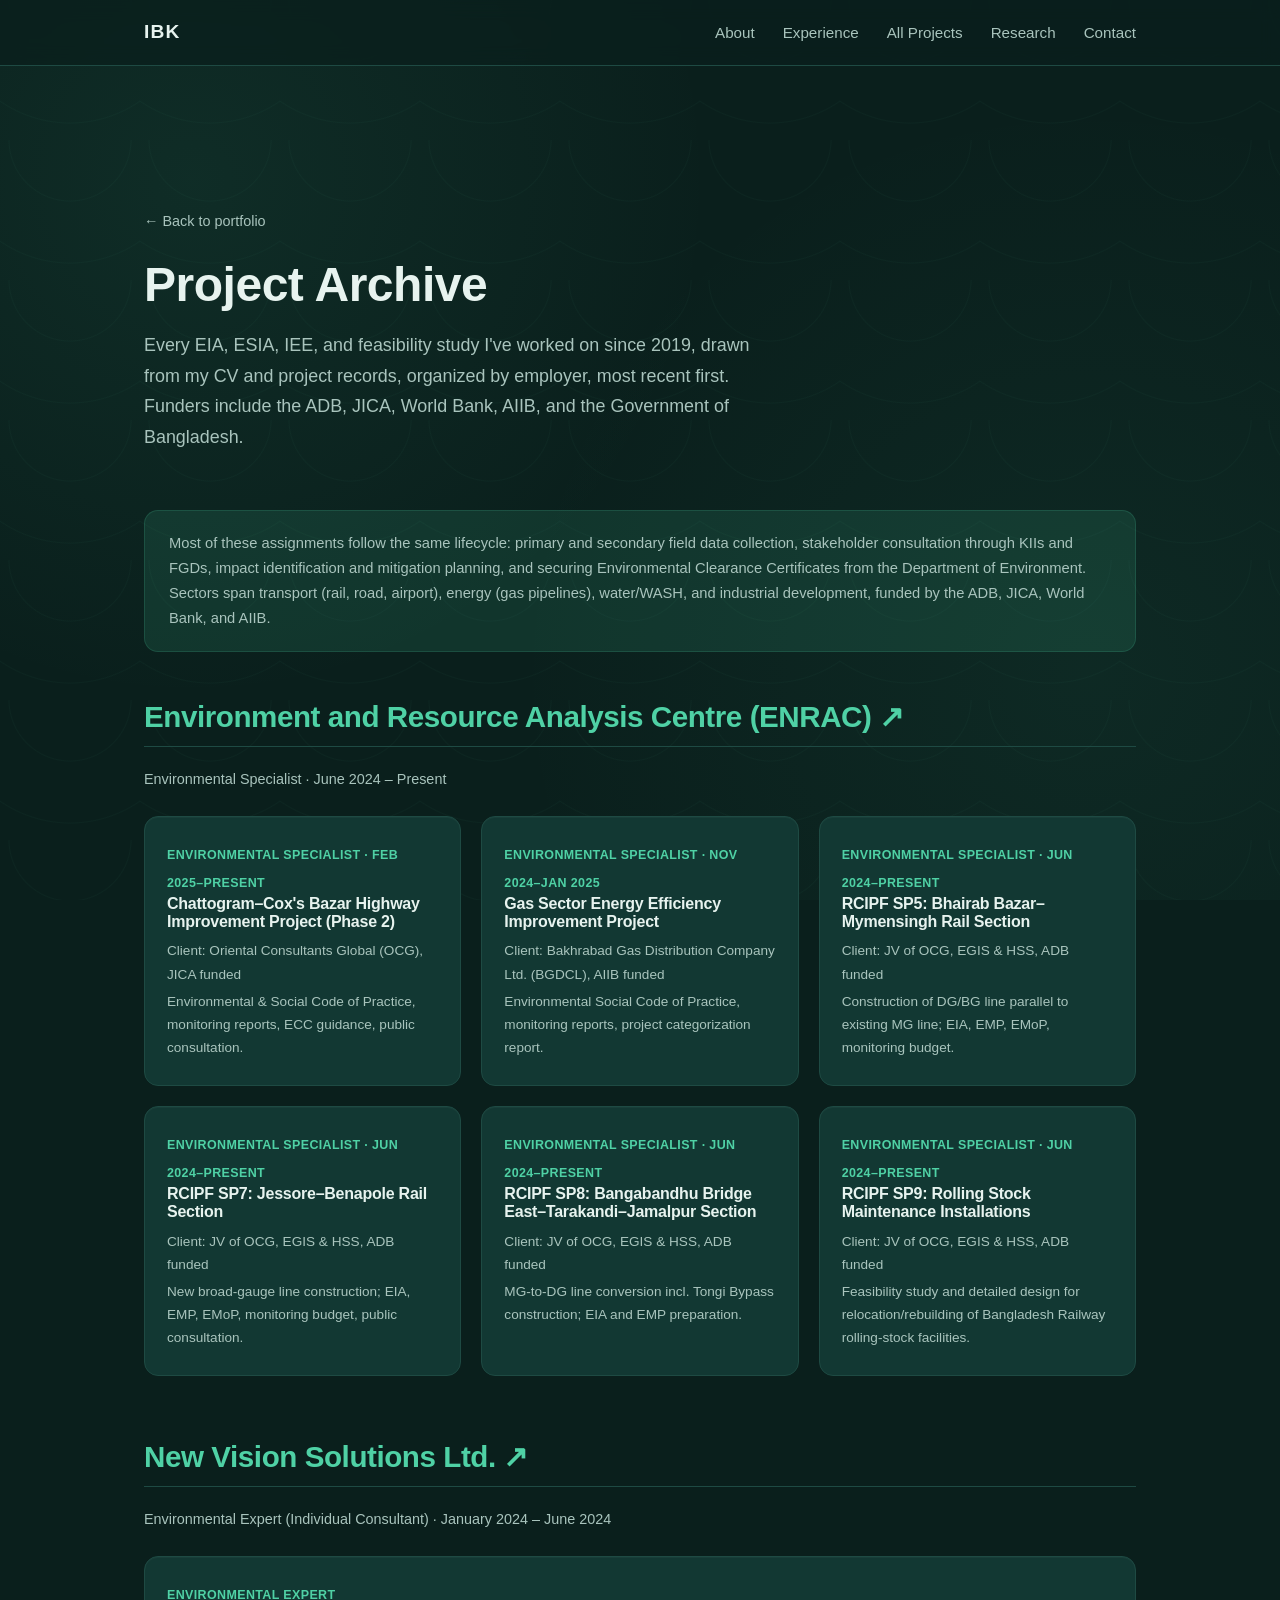
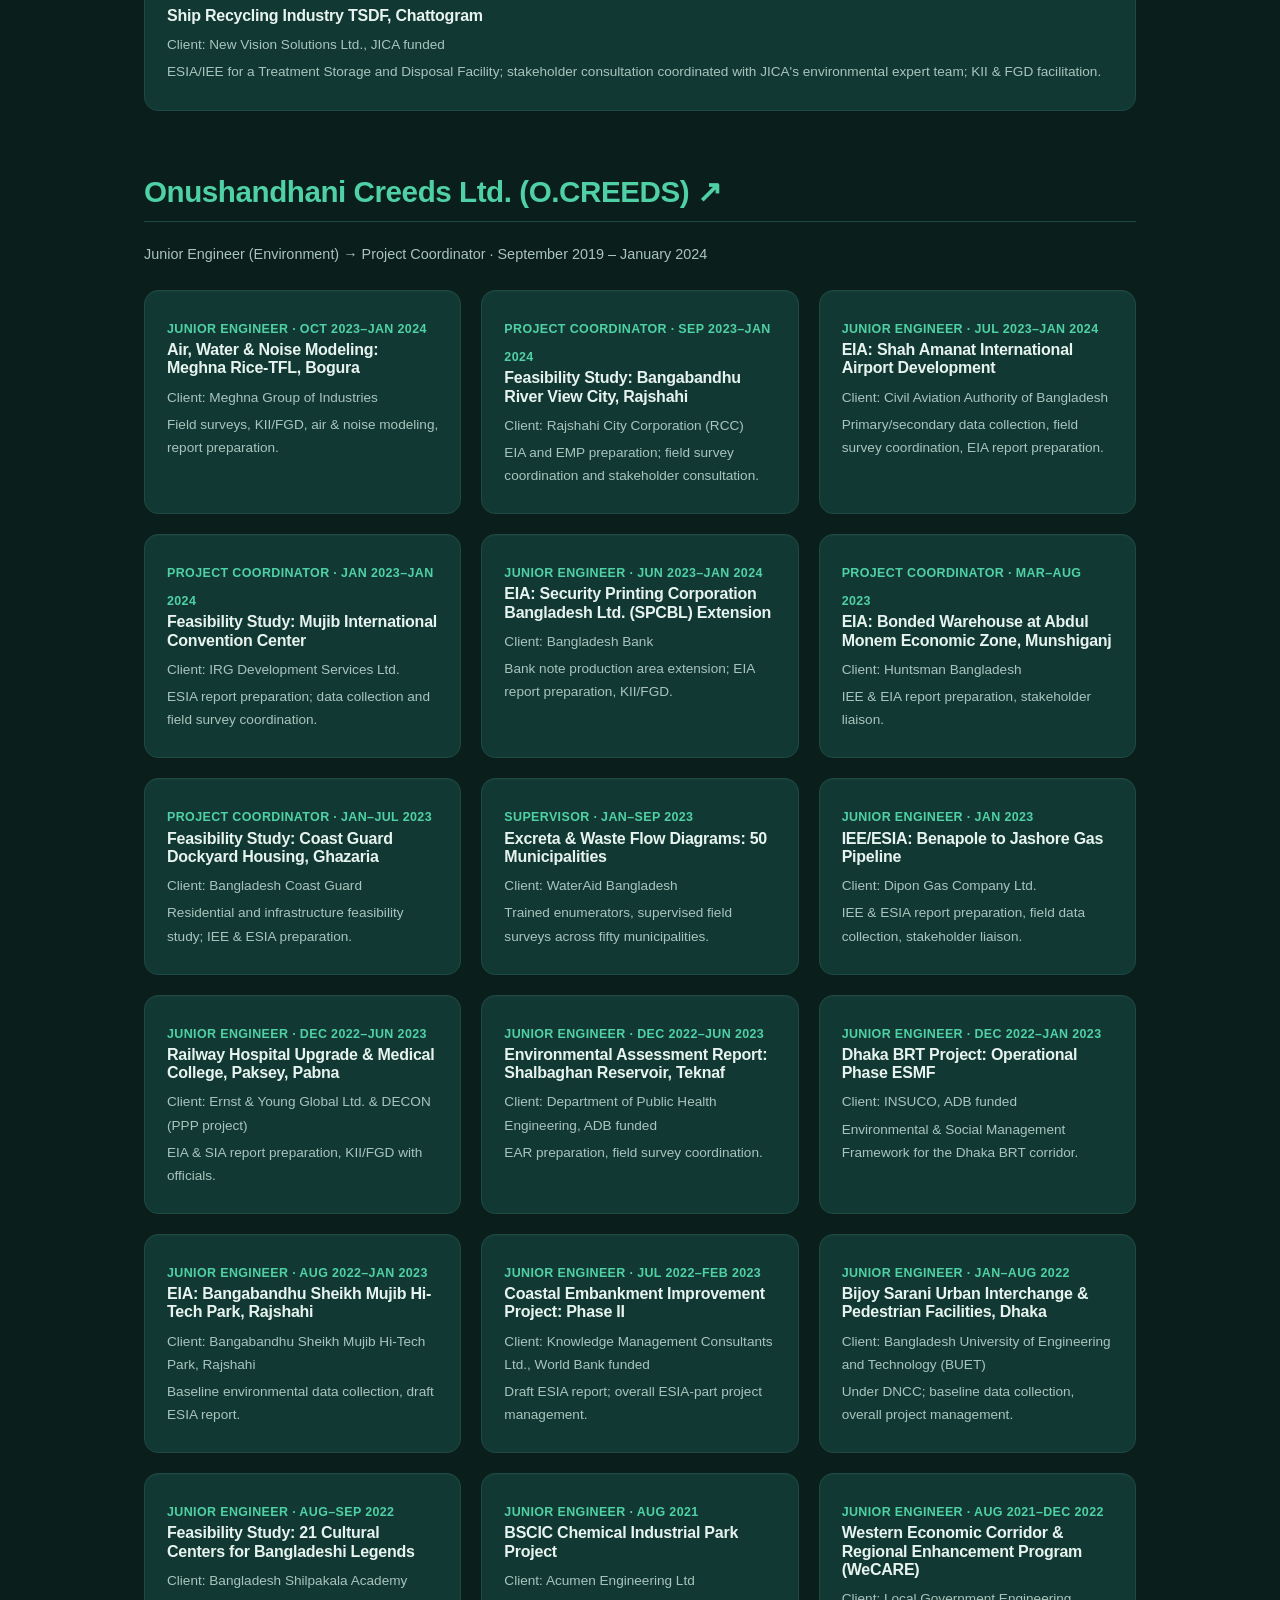
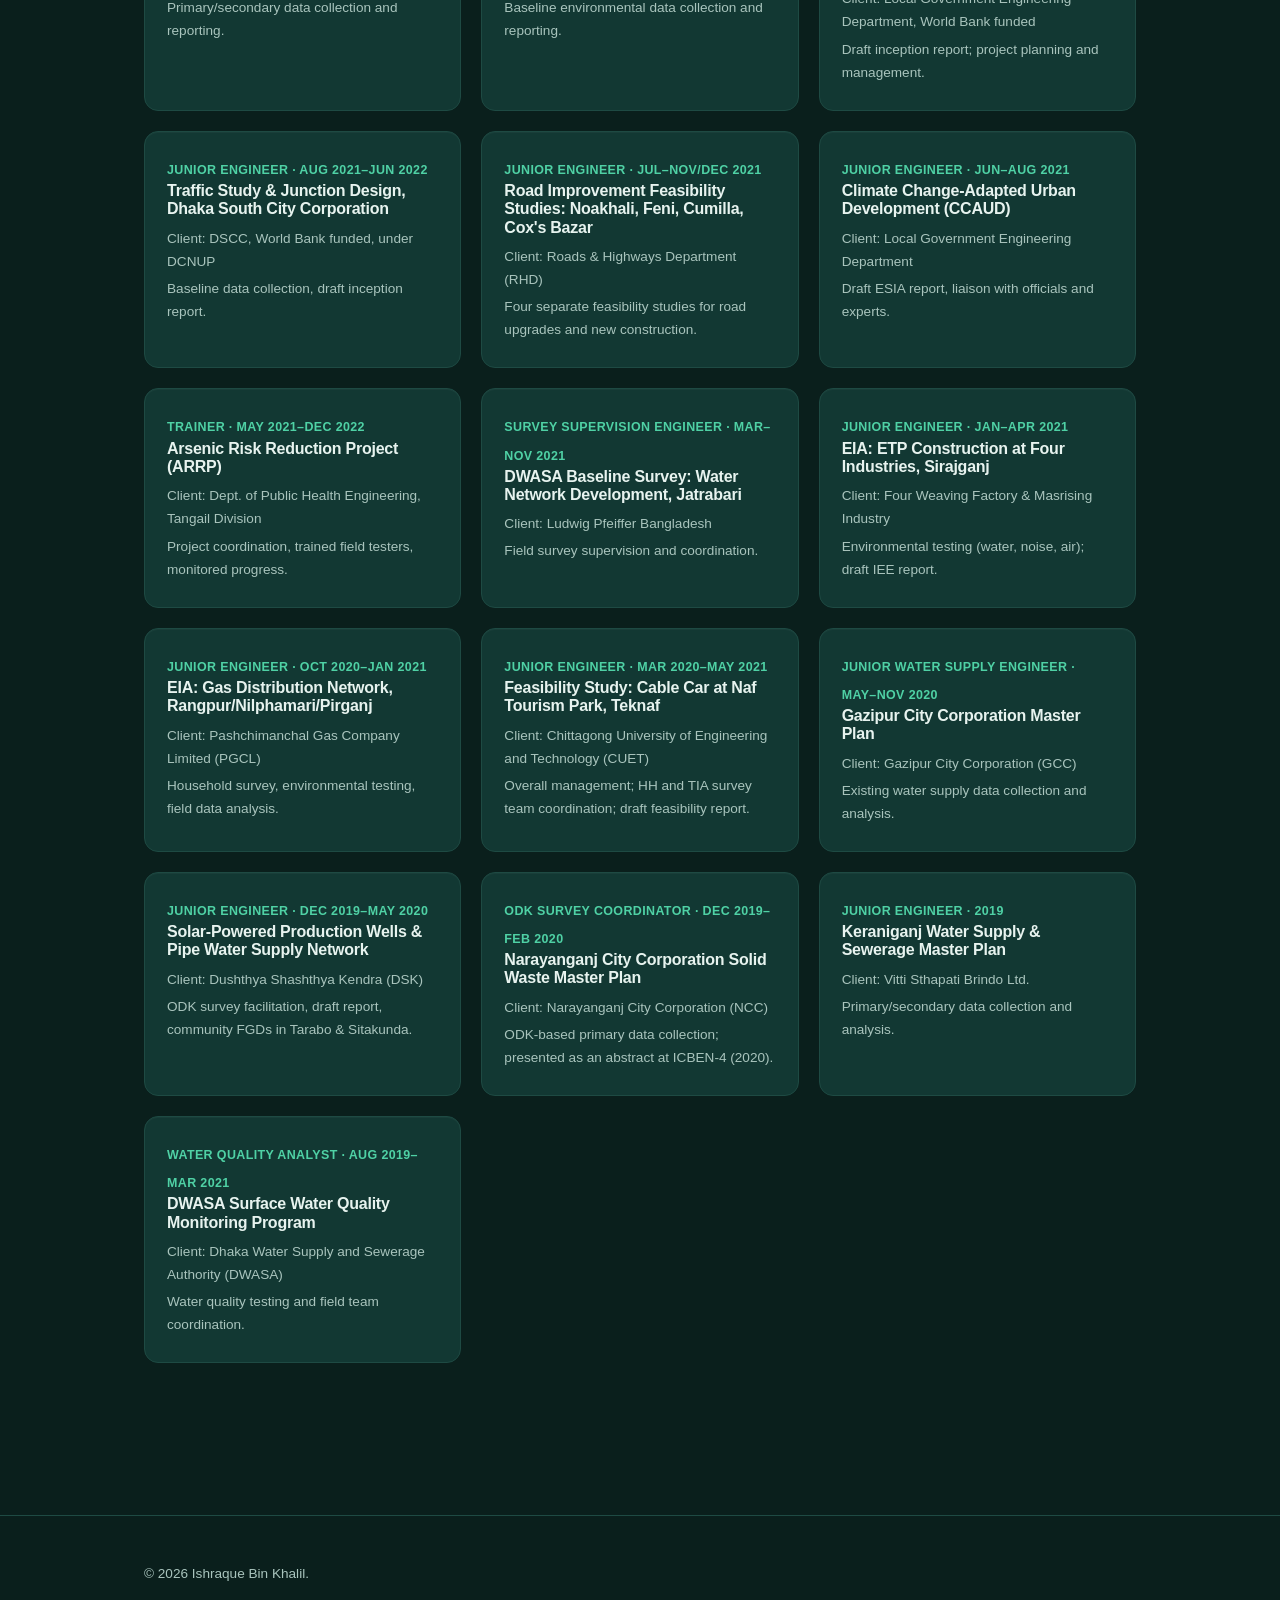
<file: projects.html>
<!DOCTYPE html>
<html lang="en">
<head>
<meta charset="UTF-8">
<meta name="viewport" content="width=device-width, initial-scale=1.0">
<title>Project Archive · Ishraque Bin Khalil</title>
<meta name="description" content="Full archive of environmental impact assessment, ESIA, and feasibility study projects completed by Ishraque Bin Khalil across Bangladesh, 2019–present.">
<meta name="theme-color" content="#0a1f1c">
<link rel="icon" href="data:,">
<link rel="preconnect" href="https://api.fontshare.com" crossorigin>
<link rel="stylesheet" href="https://api.fontshare.com/v2/css?f[]=cabinet-grotesk@800,700,500&f[]=satoshi@400,500,700,900&display=swap">
<link rel="stylesheet" href="css/style.css">
<style>
  .archive-header { padding: 140px 24px 40px; }
  .archive-header h1 { font-size: clamp(2.1rem, 5vw, 3rem); letter-spacing: -0.01em; }
  .archive-header > * { opacity: 0; animation: heroFadeUp 0.7s cubic-bezier(0.16, 1, 0.3, 1) both; }
  .archive-header > *:nth-child(1) { animation-delay: 0.02s; }
  .archive-header > *:nth-child(2) { animation-delay: 0.1s; }
  .archive-header > *:nth-child(3) { animation-delay: 0.18s; }
  .back-link { display: inline-block; margin-bottom: 24px; color: var(--text-dim); font-size: 0.9rem; transition: color 0.2s ease; }
  .back-link:hover { color: var(--accent); }
  .org-block { margin-bottom: 64px; }
  .org-title { font-family: var(--font-display); font-size: 1.35rem; font-weight: 700; color: var(--accent); border-bottom: 1px solid var(--border); padding-bottom: 12px; margin-bottom: 24px; }
  .org-title a { color: inherit; text-decoration: none; }
  .org-title a:hover { text-decoration: underline; }
  .org-meta { color: var(--text-dim); font-size: 0.9rem; margin: -16px 0 24px; }
  .archive-grid { display: grid; grid-template-columns: repeat(auto-fit, minmax(300px, 1fr)); gap: 20px; }
  .archive-card { background: var(--surface); border: 1px solid var(--border); border-radius: var(--radius); padding: 22px; box-shadow: inset 0 1px 0 rgba(255, 255, 255, 0.03); transition: transform 0.3s cubic-bezier(0.16, 1, 0.3, 1), border-color 0.3s ease, box-shadow 0.3s ease; }
  .archive-card:hover { transform: translateY(-5px); border-color: var(--accent); box-shadow: inset 0 1px 0 rgba(255, 255, 255, 0.03), 0 18px 32px -18px rgba(0, 0, 0, 0.55); }
  .archive-card h3 { font-family: var(--font-display); font-size: 1rem; font-weight: 700; margin-bottom: 8px; }
  .archive-card p { color: var(--text-dim); font-size: 0.85rem; margin: 4px 0; }
  .archive-role { color: var(--accent); font-size: 0.78rem; font-weight: 600; text-transform: uppercase; letter-spacing: 0.03em; }
  .note-box { background: var(--accent-soft); border: 1px solid var(--border-soft); border-radius: var(--radius); padding: 20px 24px; color: var(--text-dim); font-size: 0.92rem; margin-bottom: 48px; }
  .note-box a { color: var(--accent); }
  @media (max-width: 680px) {
    .archive-header { padding: 110px 20px 32px; }
    .org-block { margin-bottom: 48px; }
  }
  @media (max-width: 480px) {
    .archive-grid { grid-template-columns: 1fr; }
  }
  @media (prefers-reduced-motion: reduce) {
    .archive-header > * { animation: none !important; opacity: 1 !important; }
    .archive-card { transition: none !important; }
  }
</style>
</head>
<body>

<div class="topo-bg" aria-hidden="true"></div>

<header class="site-header">
  <nav class="nav container">
    <a href="index.html#top" class="logo">IBK</a>
    <ul class="nav-links">
      <li><a href="index.html#about">About</a></li>
      <li><a href="index.html#experience">Experience</a></li>
      <li><a href="projects.html">All Projects</a></li>
      <li><a href="index.html#research">Research</a></li>
      <li><a href="index.html#contact">Contact</a></li>
    </ul>
  </nav>
</header>

<main>
  <section class="archive-header container">
    <a href="index.html#projects" class="back-link">← Back to portfolio</a>
    <h1>Project Archive</h1>
    <p class="hero-lede">Every EIA, ESIA, IEE, and feasibility study I've worked on since 2019, drawn from my CV and project records, organized by employer, most recent first. Funders include the ADB, JICA, World Bank, AIIB, and the Government of Bangladesh.</p>
  </section>

  <section class="section container" style="border-top:none; padding-top:0;">

    <div class="note-box reveal">
      Most of these assignments follow the same lifecycle: primary and secondary field data collection, stakeholder consultation through KIIs and FGDs, impact identification and mitigation planning, and securing Environmental Clearance Certificates from the Department of Environment. Sectors span transport (rail, road, airport), energy (gas pipelines), water/WASH, and industrial development, funded by the ADB, JICA, World Bank, and AIIB.
    </div>

    <!-- ENRAC -->
    <div class="org-block reveal">
      <h2 class="org-title"><a href="https://enrac.com.bd/" target="_blank" rel="noopener">Environment and Resource Analysis Centre (ENRAC) ↗</a></h2>
      <p class="org-meta">Environmental Specialist · June 2024 – Present</p>
      <div class="archive-grid stagger">

        <div class="archive-card">
          <span class="archive-role">Environmental Specialist · Feb 2025–Present</span>
          <h3>Chattogram–Cox's Bazar Highway Improvement Project (Phase 2)</h3>
          <p>Client: Oriental Consultants Global (OCG), JICA funded</p>
          <p>Environmental &amp; Social Code of Practice, monitoring reports, ECC guidance, public consultation.</p>
        </div>

        <div class="archive-card">
          <span class="archive-role">Environmental Specialist · Nov 2024–Jan 2025</span>
          <h3>Gas Sector Energy Efficiency Improvement Project</h3>
          <p>Client: Bakhrabad Gas Distribution Company Ltd. (BGDCL), AIIB funded</p>
          <p>Environmental Social Code of Practice, monitoring reports, project categorization report.</p>
        </div>

        <div class="archive-card">
          <span class="archive-role">Environmental Specialist · Jun 2024–Present</span>
          <h3>RCIPF SP5: Bhairab Bazar–Mymensingh Rail Section</h3>
          <p>Client: JV of OCG, EGIS &amp; HSS, ADB funded</p>
          <p>Construction of DG/BG line parallel to existing MG line; EIA, EMP, EMoP, monitoring budget.</p>
        </div>

        <div class="archive-card">
          <span class="archive-role">Environmental Specialist · Jun 2024–Present</span>
          <h3>RCIPF SP7: Jessore–Benapole Rail Section</h3>
          <p>Client: JV of OCG, EGIS &amp; HSS, ADB funded</p>
          <p>New broad-gauge line construction; EIA, EMP, EMoP, monitoring budget, public consultation.</p>
        </div>

        <div class="archive-card">
          <span class="archive-role">Environmental Specialist · Jun 2024–Present</span>
          <h3>RCIPF SP8: Bangabandhu Bridge East–Tarakandi–Jamalpur Section</h3>
          <p>Client: JV of OCG, EGIS &amp; HSS, ADB funded</p>
          <p>MG-to-DG line conversion incl. Tongi Bypass construction; EIA and EMP preparation.</p>
        </div>

        <div class="archive-card">
          <span class="archive-role">Environmental Specialist · Jun 2024–Present</span>
          <h3>RCIPF SP9: Rolling Stock Maintenance Installations</h3>
          <p>Client: JV of OCG, EGIS &amp; HSS, ADB funded</p>
          <p>Feasibility study and detailed design for relocation/rebuilding of Bangladesh Railway rolling-stock facilities.</p>
        </div>

      </div>
    </div>

    <!-- New Vision -->
    <div class="org-block reveal">
      <h2 class="org-title"><a href="https://newvision-bd.com/" target="_blank" rel="noopener">New Vision Solutions Ltd. ↗</a></h2>
      <p class="org-meta">Environmental Expert (Individual Consultant) · January 2024 – June 2024</p>
      <div class="archive-grid stagger">
        <div class="archive-card">
          <span class="archive-role">Environmental Expert</span>
          <h3>Ship Recycling Industry TSDF, Chattogram</h3>
          <p>Client: New Vision Solutions Ltd., JICA funded</p>
          <p>ESIA/IEE for a Treatment Storage and Disposal Facility; stakeholder consultation coordinated with JICA's environmental expert team; KII &amp; FGD facilitation.</p>
        </div>
      </div>
    </div>

    <!-- O.CREEDS -->
    <div class="org-block reveal">
      <h2 class="org-title"><a href="https://ocreeds.com/team" target="_blank" rel="noopener">Onushandhani Creeds Ltd. (O.CREEDS) ↗</a></h2>
      <p class="org-meta">Junior Engineer (Environment) → Project Coordinator · September 2019 – January 2024</p>
      <div class="archive-grid stagger">

        <div class="archive-card">
          <span class="archive-role">Junior Engineer · Oct 2023–Jan 2024</span>
          <h3>Air, Water &amp; Noise Modeling: Meghna Rice-TFL, Bogura</h3>
          <p>Client: Meghna Group of Industries</p>
          <p>Field surveys, KII/FGD, air &amp; noise modeling, report preparation.</p>
        </div>

        <div class="archive-card">
          <span class="archive-role">Project Coordinator · Sep 2023–Jan 2024</span>
          <h3>Feasibility Study: Bangabandhu River View City, Rajshahi</h3>
          <p>Client: Rajshahi City Corporation (RCC)</p>
          <p>EIA and EMP preparation; field survey coordination and stakeholder consultation.</p>
        </div>

        <div class="archive-card">
          <span class="archive-role">Junior Engineer · Jul 2023–Jan 2024</span>
          <h3>EIA: Shah Amanat International Airport Development</h3>
          <p>Client: Civil Aviation Authority of Bangladesh</p>
          <p>Primary/secondary data collection, field survey coordination, EIA report preparation.</p>
        </div>

        <div class="archive-card">
          <span class="archive-role">Project Coordinator · Jan 2023–Jan 2024</span>
          <h3>Feasibility Study: Mujib International Convention Center</h3>
          <p>Client: IRG Development Services Ltd.</p>
          <p>ESIA report preparation; data collection and field survey coordination.</p>
        </div>

        <div class="archive-card">
          <span class="archive-role">Junior Engineer · Jun 2023–Jan 2024</span>
          <h3>EIA: Security Printing Corporation Bangladesh Ltd. (SPCBL) Extension</h3>
          <p>Client: Bangladesh Bank</p>
          <p>Bank note production area extension; EIA report preparation, KII/FGD.</p>
        </div>

        <div class="archive-card">
          <span class="archive-role">Project Coordinator · Mar–Aug 2023</span>
          <h3>EIA: Bonded Warehouse at Abdul Monem Economic Zone, Munshiganj</h3>
          <p>Client: Huntsman Bangladesh</p>
          <p>IEE &amp; EIA report preparation, stakeholder liaison.</p>
        </div>

        <div class="archive-card">
          <span class="archive-role">Project Coordinator · Jan–Jul 2023</span>
          <h3>Feasibility Study: Coast Guard Dockyard Housing, Ghazaria</h3>
          <p>Client: Bangladesh Coast Guard</p>
          <p>Residential and infrastructure feasibility study; IEE &amp; ESIA preparation.</p>
        </div>

        <div class="archive-card">
          <span class="archive-role">Supervisor · Jan–Sep 2023</span>
          <h3>Excreta &amp; Waste Flow Diagrams: 50 Municipalities</h3>
          <p>Client: WaterAid Bangladesh</p>
          <p>Trained enumerators, supervised field surveys across fifty municipalities.</p>
        </div>

        <div class="archive-card">
          <span class="archive-role">Junior Engineer · Jan 2023</span>
          <h3>IEE/ESIA: Benapole to Jashore Gas Pipeline</h3>
          <p>Client: Dipon Gas Company Ltd.</p>
          <p>IEE &amp; ESIA report preparation, field data collection, stakeholder liaison.</p>
        </div>

        <div class="archive-card">
          <span class="archive-role">Junior Engineer · Dec 2022–Jun 2023</span>
          <h3>Railway Hospital Upgrade &amp; Medical College, Paksey, Pabna</h3>
          <p>Client: Ernst &amp; Young Global Ltd. &amp; DECON (PPP project)</p>
          <p>EIA &amp; SIA report preparation, KII/FGD with officials.</p>
        </div>

        <div class="archive-card">
          <span class="archive-role">Junior Engineer · Dec 2022–Jun 2023</span>
          <h3>Environmental Assessment Report: Shalbaghan Reservoir, Teknaf</h3>
          <p>Client: Department of Public Health Engineering, ADB funded</p>
          <p>EAR preparation, field survey coordination.</p>
        </div>

        <div class="archive-card">
          <span class="archive-role">Junior Engineer · Dec 2022–Jan 2023</span>
          <h3>Dhaka BRT Project: Operational Phase ESMF</h3>
          <p>Client: INSUCO, ADB funded</p>
          <p>Environmental &amp; Social Management Framework for the Dhaka BRT corridor.</p>
        </div>

        <div class="archive-card">
          <span class="archive-role">Junior Engineer · Aug 2022–Jan 2023</span>
          <h3>EIA: Bangabandhu Sheikh Mujib Hi-Tech Park, Rajshahi</h3>
          <p>Client: Bangabandhu Sheikh Mujib Hi-Tech Park, Rajshahi</p>
          <p>Baseline environmental data collection, draft ESIA report.</p>
        </div>

        <div class="archive-card">
          <span class="archive-role">Junior Engineer · Jul 2022–Feb 2023</span>
          <h3>Coastal Embankment Improvement Project: Phase II</h3>
          <p>Client: Knowledge Management Consultants Ltd., World Bank funded</p>
          <p>Draft ESIA report; overall ESIA-part project management.</p>
        </div>

        <div class="archive-card">
          <span class="archive-role">Junior Engineer · Jan–Aug 2022</span>
          <h3>Bijoy Sarani Urban Interchange &amp; Pedestrian Facilities, Dhaka</h3>
          <p>Client: Bangladesh University of Engineering and Technology (BUET)</p>
          <p>Under DNCC; baseline data collection, overall project management.</p>
        </div>

        <div class="archive-card">
          <span class="archive-role">Junior Engineer · Aug–Sep 2022</span>
          <h3>Feasibility Study: 21 Cultural Centers for Bangladeshi Legends</h3>
          <p>Client: Bangladesh Shilpakala Academy</p>
          <p>Primary/secondary data collection and reporting.</p>
        </div>

        <div class="archive-card">
          <span class="archive-role">Junior Engineer · Aug 2021</span>
          <h3>BSCIC Chemical Industrial Park Project</h3>
          <p>Client: Acumen Engineering Ltd</p>
          <p>Baseline environmental data collection and reporting.</p>
        </div>

        <div class="archive-card">
          <span class="archive-role">Junior Engineer · Aug 2021–Dec 2022</span>
          <h3>Western Economic Corridor &amp; Regional Enhancement Program (WeCARE)</h3>
          <p>Client: Local Government Engineering Department, World Bank funded</p>
          <p>Draft inception report; project planning and management.</p>
        </div>

        <div class="archive-card">
          <span class="archive-role">Junior Engineer · Aug 2021–Jun 2022</span>
          <h3>Traffic Study &amp; Junction Design, Dhaka South City Corporation</h3>
          <p>Client: DSCC, World Bank funded, under DCNUP</p>
          <p>Baseline data collection, draft inception report.</p>
        </div>

        <div class="archive-card">
          <span class="archive-role">Junior Engineer · Jul–Nov/Dec 2021</span>
          <h3>Road Improvement Feasibility Studies: Noakhali, Feni, Cumilla, Cox's Bazar</h3>
          <p>Client: Roads &amp; Highways Department (RHD)</p>
          <p>Four separate feasibility studies for road upgrades and new construction.</p>
        </div>

        <div class="archive-card">
          <span class="archive-role">Junior Engineer · Jun–Aug 2021</span>
          <h3>Climate Change-Adapted Urban Development (CCAUD)</h3>
          <p>Client: Local Government Engineering Department</p>
          <p>Draft ESIA report, liaison with officials and experts.</p>
        </div>

        <div class="archive-card">
          <span class="archive-role">Trainer · May 2021–Dec 2022</span>
          <h3>Arsenic Risk Reduction Project (ARRP)</h3>
          <p>Client: Dept. of Public Health Engineering, Tangail Division</p>
          <p>Project coordination, trained field testers, monitored progress.</p>
        </div>

        <div class="archive-card">
          <span class="archive-role">Survey Supervision Engineer · Mar–Nov 2021</span>
          <h3>DWASA Baseline Survey: Water Network Development, Jatrabari</h3>
          <p>Client: Ludwig Pfeiffer Bangladesh</p>
          <p>Field survey supervision and coordination.</p>
        </div>

        <div class="archive-card">
          <span class="archive-role">Junior Engineer · Jan–Apr 2021</span>
          <h3>EIA: ETP Construction at Four Industries, Sirajganj</h3>
          <p>Client: Four Weaving Factory &amp; Masrising Industry</p>
          <p>Environmental testing (water, noise, air); draft IEE report.</p>
        </div>

        <div class="archive-card">
          <span class="archive-role">Junior Engineer · Oct 2020–Jan 2021</span>
          <h3>EIA: Gas Distribution Network, Rangpur/Nilphamari/Pirganj</h3>
          <p>Client: Pashchimanchal Gas Company Limited (PGCL)</p>
          <p>Household survey, environmental testing, field data analysis.</p>
        </div>

        <div class="archive-card">
          <span class="archive-role">Junior Engineer · Mar 2020–May 2021</span>
          <h3>Feasibility Study: Cable Car at Naf Tourism Park, Teknaf</h3>
          <p>Client: Chittagong University of Engineering and Technology (CUET)</p>
          <p>Overall management; HH and TIA survey team coordination; draft feasibility report.</p>
        </div>

        <div class="archive-card">
          <span class="archive-role">Junior Water Supply Engineer · May–Nov 2020</span>
          <h3>Gazipur City Corporation Master Plan</h3>
          <p>Client: Gazipur City Corporation (GCC)</p>
          <p>Existing water supply data collection and analysis.</p>
        </div>

        <div class="archive-card">
          <span class="archive-role">Junior Engineer · Dec 2019–May 2020</span>
          <h3>Solar-Powered Production Wells &amp; Pipe Water Supply Network</h3>
          <p>Client: Dushthya Shashthya Kendra (DSK)</p>
          <p>ODK survey facilitation, draft report, community FGDs in Tarabo &amp; Sitakunda.</p>
        </div>

        <div class="archive-card">
          <span class="archive-role">ODK Survey Coordinator · Dec 2019–Feb 2020</span>
          <h3>Narayanganj City Corporation Solid Waste Master Plan</h3>
          <p>Client: Narayanganj City Corporation (NCC)</p>
          <p>ODK-based primary data collection; presented as an abstract at ICBEN-4 (2020).</p>
        </div>

        <div class="archive-card">
          <span class="archive-role">Junior Engineer · 2019</span>
          <h3>Keraniganj Water Supply &amp; Sewerage Master Plan</h3>
          <p>Client: Vitti Sthapati Brindo Ltd.</p>
          <p>Primary/secondary data collection and analysis.</p>
        </div>

        <div class="archive-card">
          <span class="archive-role">Water Quality Analyst · Aug 2019–Mar 2021</span>
          <h3>DWASA Surface Water Quality Monitoring Program</h3>
          <p>Client: Dhaka Water Supply and Sewerage Authority (DWASA)</p>
          <p>Water quality testing and field team coordination.</p>
        </div>

      </div>
    </div>

  </section>
</main>

<footer class="site-footer">
  <div class="container">
    <p>&copy; <span id="year"></span> Ishraque Bin Khalil.</p>
  </div>
</footer>

<script src="js/script.js"></script>
</body>
</html>
</file>
<file: css/style.css>
:root {
  --bg: #0a1f1c;
  --bg-alt: #0f2b26;
  --surface: #123833;
  --surface-2: #16443c;
  --border: #1e4a43;
  --border-soft: rgba(79, 209, 165, 0.16);
  --text: #e7f3ef;
  --text-dim: #a9c4bd;
  --accent: #4fd1a5;
  --accent-2: #2f9d78;
  --accent-soft: rgba(79, 209, 165, 0.12);
  --max-width: 1040px;
  --radius-sm: 8px;
  --radius: 14px;
  --radius-lg: 22px;
  --shadow-color: 160, 40%, 3%;
  --font-display: 'Cabinet Grotesk', 'Satoshi', -apple-system, BlinkMacSystemFont, Roboto, Helvetica, Arial, sans-serif;
  --font: 'Satoshi', -apple-system, BlinkMacSystemFont, Roboto, Helvetica, Arial, sans-serif;
}

* { box-sizing: border-box; }

html { scroll-behavior: smooth; }

body {
  margin: 0;
  background: var(--bg);
  color: var(--text);
  font-family: var(--font);
  font-size: 16.5px;
  line-height: 1.7;
  -webkit-font-smoothing: antialiased;
  -webkit-tap-highlight-color: transparent;
}

::selection {
  background: var(--accent);
  color: #06231d;
}

:focus-visible {
  outline: 2px solid var(--accent);
  outline-offset: 3px;
  border-radius: 4px;
}

.container {
  max-width: var(--max-width);
  margin: 0 auto;
  padding: 0 24px;
}

a { color: var(--accent); text-decoration: none; }
a:hover { text-decoration: underline; }

h1, h2, h3, h4 {
  font-family: var(--font-display);
  line-height: 1.15;
  letter-spacing: -0.015em;
  margin: 0 0 12px;
}

/* topographic background */
.topo-bg {
  position: fixed;
  inset: 0;
  z-index: -1;
  background-color: var(--bg);
  background-image:
    radial-gradient(circle at 15% 20%, rgba(79,209,165,0.08), transparent 40%),
    radial-gradient(circle at 85% 75%, rgba(79,209,165,0.06), transparent 45%),
    repeating-radial-gradient(circle at 50% 0%, transparent 0, transparent 60px, rgba(79,209,165,0.035) 61px, transparent 62px);
  background-size: auto, auto, 140px 140px;
}

/* header / nav */
.site-header {
  position: sticky;
  top: 0;
  z-index: 50;
  backdrop-filter: blur(10px);
  background: rgba(10, 31, 28, 0.75);
  border-bottom: 1px solid var(--border);
  transition: box-shadow 0.3s ease;
}
.site-header.scrolled {
  box-shadow: 0 8px 24px -14px rgba(0, 0, 0, 0.55);
}

.nav {
  display: flex;
  align-items: center;
  justify-content: space-between;
  padding: 16px 24px;
}

.logo {
  font-family: var(--font-display);
  font-weight: 700;
  font-size: 1.2rem;
  letter-spacing: 0.06em;
  color: var(--text);
  transition: color 0.2s ease;
}
.logo:hover { text-decoration: none; color: var(--accent); }

.nav-links {
  list-style: none;
  display: flex;
  gap: 28px;
  margin: 0;
  padding: 0;
}

.nav-links a {
  position: relative;
  color: var(--text-dim);
  font-size: 0.95rem;
  transition: color 0.2s ease;
}
.nav-links a::after {
  content: '';
  position: absolute;
  left: 0;
  bottom: -4px;
  width: 0;
  height: 1px;
  background: var(--accent);
  transition: width 0.25s ease;
}
.nav-links a:hover { color: var(--accent); text-decoration: none; }
.nav-links a:hover::after { width: 100%; }

.nav-toggle {
  display: none;
  flex-direction: column;
  justify-content: center;
  gap: 5px;
  width: 44px;
  height: 44px;
  background: none;
  border: none;
  cursor: pointer;
  padding: 6px;
  -webkit-tap-highlight-color: transparent;
}
.nav-toggle span {
  width: 22px;
  height: 2px;
  background: var(--text);
  display: block;
  transform-origin: center;
  transition: transform 0.25s ease, opacity 0.2s ease;
}
.nav-toggle.active span:nth-child(1) { transform: translateY(7px) rotate(45deg); }
.nav-toggle.active span:nth-child(2) { opacity: 0; }
.nav-toggle.active span:nth-child(3) { transform: translateY(-7px) rotate(-45deg); }

/* hero */
.hero {
  padding: 120px 24px 80px;
}
.hero-grid {
  display: grid;
  grid-template-columns: 1fr auto;
  gap: 48px;
  align-items: center;
}
.hero-photo-wrap {
  display: flex;
  justify-content: center;
}
.hero-photo {
  width: 224px;
  height: 224px;
  border-radius: 50%;
  object-fit: cover;
  border: 3px solid var(--surface);
  box-shadow: 0 0 0 1px var(--border-soft), 0 0 0 8px var(--accent-soft), 0 24px 48px -20px rgba(0, 0, 0, 0.65);
  transition: transform 0.4s cubic-bezier(0.16, 1, 0.3, 1), box-shadow 0.4s ease;
}
.hero-photo:hover {
  transform: scale(1.04);
  box-shadow: 0 0 0 1px var(--border-soft), 0 0 0 11px var(--accent-soft), 0 24px 48px -16px rgba(0, 0, 0, 0.7);
}
@media (max-width: 800px) {
  .hero-grid { grid-template-columns: 1fr; text-align: center; }
  .hero-photo-wrap { order: -1; }
  .hero-photo { width: 160px; height: 160px; }
  .hero-links, .hero-actions, .eyebrow-row { justify-content: center; }
  .resume-links { justify-content: center; }
}
.eyebrow-row {
  display: flex;
  flex-wrap: wrap;
  gap: 8px;
  margin: 0 0 22px;
}
.eyebrow-pill {
  background: var(--accent-soft);
  border: 1px solid var(--border-soft);
  color: var(--accent);
  font-size: 0.76rem;
  font-weight: 600;
  letter-spacing: 0.02em;
  padding: 6px 14px;
  border-radius: 999px;
}
.hero h1 {
  font-weight: 700;
  font-size: clamp(2.6rem, 6.5vw, 4.1rem);
  letter-spacing: -0.025em;
  margin-bottom: 20px;
}
.hero-lede {
  max-width: 620px;
  color: var(--text-dim);
  font-size: 1.12rem;
  line-height: 1.7;
}
.hero-actions {
  display: flex;
  gap: 16px;
  margin: 32px 0;
  flex-wrap: wrap;
}
.btn {
  display: inline-block;
  padding: 13px 26px;
  border-radius: var(--radius);
  font-weight: 600;
  font-size: 0.95rem;
  transition: transform 0.2s cubic-bezier(0.16, 1, 0.3, 1), background 0.2s ease, border-color 0.2s ease, color 0.2s ease, box-shadow 0.2s ease;
}
.btn:hover { text-decoration: none; transform: translateY(-2px); }
.btn:active { transform: translateY(0) scale(0.98); }
.btn-primary {
  background: linear-gradient(135deg, var(--accent), var(--accent-2));
  color: #06231d;
  box-shadow: 0 10px 24px -12px rgba(79, 209, 165, 0.55);
}
.btn-primary:hover { box-shadow: 0 14px 30px -12px rgba(79, 209, 165, 0.7); }
.btn-ghost {
  border: 1px solid var(--border);
  color: var(--text);
}
.btn-ghost:hover { border-color: var(--accent); color: var(--accent); background: var(--accent-soft); }

.hero-links {
  list-style: none;
  display: flex;
  gap: 20px;
  padding: 0;
  margin: 24px 0 0;
  flex-wrap: wrap;
}
.hero-links a {
  color: var(--text-dim);
  font-size: 0.85rem;
  font-weight: 600;
  letter-spacing: 0.02em;
  text-transform: uppercase;
  transition: color 0.2s ease;
}
.hero-links a:hover { color: var(--accent); }

.resume-links {
  margin-top: 16px;
  font-size: 0.9rem;
  color: var(--text-dim);
  display: flex;
  align-items: center;
  gap: 10px;
  flex-wrap: wrap;
}
.resume-label { color: var(--text-dim); font-weight: 600; }
.resume-sep { color: var(--border); }

/* research focus banner */
.banner-wrap {
  max-width: var(--max-width);
  margin: 0 auto;
  padding: 0 24px;
}
.banner-img {
  width: 100%;
  height: auto;
  border-radius: var(--radius-lg);
  border: 1px solid var(--border);
  box-shadow: 0 30px 60px -30px rgba(0, 0, 0, 0.6);
  display: block;
}

/* sections */
.section { padding: 88px 24px; border-top: 1px solid var(--border); }
.section h2 {
  font-size: 1.85rem;
  font-weight: 700;
  display: flex;
  align-items: center;
  gap: 16px;
  margin-bottom: 36px;
}
.num {
  display: inline-flex;
  align-items: center;
  justify-content: center;
  min-width: 34px;
  height: 34px;
  padding: 0 6px;
  border-radius: 999px;
  background: var(--accent-soft);
  border: 1px solid var(--border-soft);
  color: var(--accent);
  font-family: var(--font);
  font-size: 0.85rem;
  font-weight: 700;
  font-variant-numeric: tabular-nums;
}
.section-lede {
  color: var(--text-dim);
  max-width: 680px;
  margin-top: -18px;
  margin-bottom: 32px;
  font-size: 1.02rem;
}

/* about */
.about-grid {
  display: grid;
  grid-template-columns: 1.6fr 1fr;
  gap: 48px;
}
.about-text p { color: var(--text-dim); margin-bottom: 18px; }
.about-facts {
  display: grid;
  grid-template-columns: 1fr 1fr;
  gap: 16px;
  align-content: start;
}
.fact {
  background: linear-gradient(180deg, var(--surface-2), var(--surface));
  border: 1px solid var(--border);
  border-radius: var(--radius);
  padding: 22px 20px;
  text-align: center;
  box-shadow: inset 0 1px 0 rgba(255, 255, 255, 0.03);
  transition: transform 0.3s cubic-bezier(0.16, 1, 0.3, 1), border-color 0.3s ease, box-shadow 0.3s ease;
}
.fact:hover {
  transform: translateY(-5px);
  border-color: var(--accent);
  box-shadow: inset 0 1px 0 rgba(255, 255, 255, 0.03), 0 18px 32px -20px rgba(79, 209, 165, 0.35);
}
.fact-num {
  display: block;
  font-family: var(--font-display);
  font-size: 2.1rem;
  font-weight: 700;
  color: var(--accent);
}
.fact-label {
  display: block;
  font-size: 0.82rem;
  color: var(--text-dim);
  margin-top: 6px;
}

/* timeline */
.timeline {
  border-left: 2px solid var(--border);
  padding-left: 32px;
  display: flex;
  flex-direction: column;
  gap: 40px;
}
.timeline-item { position: relative; }
.timeline-item::before {
  content: '';
  position: absolute;
  left: -39.5px;
  top: 4px;
  width: 11px;
  height: 11px;
  border-radius: 50%;
  background: var(--accent);
  box-shadow: 0 0 0 1px var(--bg), 0 0 0 5px var(--accent-soft);
  animation: timelinePulse 3s ease-in-out infinite;
}
@keyframes timelinePulse {
  0%, 100% { box-shadow: 0 0 0 1px var(--bg), 0 0 0 5px var(--accent-soft); }
  50%      { box-shadow: 0 0 0 1px var(--bg), 0 0 0 9px var(--accent-soft); }
}
.timeline-when {
  color: var(--accent);
  font-family: var(--font-display);
  font-size: 0.85rem;
  font-weight: 700;
  margin-bottom: 6px;
  letter-spacing: 0.01em;
}
.badge {
  background: var(--accent-soft);
  color: var(--accent);
  border-radius: 999px;
  padding: 2px 10px;
  font-size: 0.75rem;
  margin-left: 8px;
}
.timeline-org {
  color: var(--text-dim);
  font-size: 0.95rem;
  margin: 0 0 12px;
}
.timeline-content ul {
  margin: 0;
  padding-left: 20px;
  color: var(--text-dim);
}
.timeline-content li { margin-bottom: 8px; }

/* project grid */
.project-grid {
  display: grid;
  grid-template-columns: repeat(auto-fit, minmax(280px, 1fr));
  grid-auto-rows: 1fr;
  gap: 24px;
}
.project-card {
  background: var(--surface);
  border: 1px solid var(--border);
  border-radius: var(--radius);
  padding: 26px;
  display: flex;
  flex-direction: column;
  gap: 10px;
  box-shadow: inset 0 1px 0 rgba(255, 255, 255, 0.03);
  transition: transform 0.3s cubic-bezier(0.16, 1, 0.3, 1), border-color 0.3s ease, box-shadow 0.3s ease;
}
.project-card:hover {
  transform: translateY(-6px);
  border-color: var(--accent);
  box-shadow: inset 0 1px 0 rgba(255, 255, 255, 0.03), 0 20px 36px -18px rgba(0, 0, 0, 0.55), 0 0 0 1px var(--border-soft);
}

/* photo project cards */
.project-card.has-media {
  padding: 0;
  display: flex;
  flex-direction: column;
  overflow: hidden;
}
.project-card-media {
  position: relative;
  aspect-ratio: 4 / 3;
  overflow: hidden;
  background: var(--bg-alt);
  flex-shrink: 0;
}
.project-card-media img {
  width: 100%;
  height: 100%;
  object-fit: cover;
  display: block;
  transition: transform 0.7s cubic-bezier(0.16, 1, 0.3, 1), filter 0.5s ease;
}
.project-card-media::after {
  content: '';
  position: absolute;
  inset: 0;
  background: linear-gradient(180deg, transparent 55%, rgba(10, 31, 28, 0.55) 100%);
  pointer-events: none;
  transition: opacity 0.4s ease;
}
.project-card.has-media:hover .project-card-media img {
  transform: scale(1.07);
  filter: saturate(1.08);
}
.project-card.has-media:hover .project-card-media::after {
  opacity: 0.7;
}
.project-card-body {
  padding: 22px 26px 26px;
  display: flex;
  flex-direction: column;
  gap: 10px;
  flex: 1 1 auto;
  min-height: 218px;
  box-sizing: border-box;
}
.project-card-body h3 {
  min-height: 2.5rem;
}
.project-card-body p {
  display: -webkit-box;
  -webkit-line-clamp: 3;
  -webkit-box-orient: vertical;
  overflow: hidden;
  line-height: 1.55;
  min-height: calc(1.55em * 3);
}
.project-card-body .project-meta {
  margin-top: auto;
}
.project-tag {
  align-self: flex-start;
  background: var(--accent-soft);
  color: var(--accent);
  font-size: 0.72rem;
  font-weight: 700;
  letter-spacing: 0.04em;
  text-transform: uppercase;
  padding: 4px 10px;
  border-radius: 999px;
}
.project-card-media .project-tag {
  position: absolute;
  top: 14px;
  left: 14px;
  z-index: 1;
  background: rgba(10, 31, 28, 0.55);
  border: 1px solid rgba(231, 243, 239, 0.18);
  backdrop-filter: blur(8px);
  -webkit-backdrop-filter: blur(8px);
  color: var(--text);
  transition: transform 0.35s cubic-bezier(0.16, 1, 0.3, 1), background 0.3s ease;
}
.project-card.has-media:hover .project-card-media .project-tag {
  transform: translateY(-2px);
  background: rgba(10, 31, 28, 0.75);
}
.project-card h3 { font-size: 1.05rem; }
.project-card p { color: var(--text-dim); font-size: 0.92rem; margin: 0; }
.project-meta { font-size: 0.85rem !important; color: var(--text-dim); }

/* research */
.research-block {
  margin-bottom: 28px;
  padding-bottom: 28px;
  border-bottom: 1px solid var(--border);
}
.research-block:last-child { border-bottom: none; }
.research-block h3 { font-size: 1rem; color: var(--accent); }
.research-block p, .research-block li { color: var(--text-dim); font-size: 0.95rem; }
.research-block ul { padding-left: 20px; }
.research-block li { margin-bottom: 10px; }

/* skills */
.skills-grid {
  display: grid;
  grid-template-columns: repeat(auto-fit, minmax(260px, 1fr));
  gap: 24px;
}
.skill-group {
  background: var(--surface);
  border: 1px solid var(--border);
  border-radius: var(--radius);
  padding: 24px;
  box-shadow: inset 0 1px 0 rgba(255, 255, 255, 0.03);
  transition: transform 0.3s cubic-bezier(0.16, 1, 0.3, 1), border-color 0.3s ease;
}
.skill-group:hover {
  transform: translateY(-4px);
  border-color: var(--accent);
}
.skill-group h3 { font-family: var(--font-display); font-size: 0.98rem; font-weight: 700; color: var(--accent); margin-bottom: 8px; }
.skill-note { color: var(--text-dim); font-weight: 400; font-size: 0.78rem; text-transform: none; }
.skill-group-wide { grid-column: 1 / -1; }

.subsection-title {
  font-family: var(--font-display);
  font-size: 1.1rem;
  font-weight: 700;
  color: var(--text);
  margin: 44px 0 20px;
  padding-top: 32px;
  border-top: 1px solid var(--border);
}
.training-grid {
  display: grid;
  grid-template-columns: repeat(auto-fit, minmax(240px, 1fr));
  gap: 16px;
}
.training-card {
  background: var(--surface);
  border: 1px solid var(--border);
  border-radius: var(--radius-sm);
  padding: 16px 18px;
  display: flex;
  flex-direction: column;
  gap: 6px;
  transition: transform 0.3s cubic-bezier(0.16, 1, 0.3, 1), border-color 0.3s ease;
}
.training-card:hover {
  transform: translateY(-4px);
  border-color: var(--accent);
}
.training-year {
  align-self: flex-start;
  background: var(--accent-soft);
  color: var(--accent);
  font-size: 0.72rem;
  font-weight: 700;
  letter-spacing: 0.03em;
  padding: 3px 10px;
  border-radius: 999px;
}
.training-card h4 {
  font-size: 0.9rem;
  margin: 0;
  color: var(--text);
  line-height: 1.35;
}
.training-provider {
  font-size: 0.82rem;
  color: var(--text-dim);
  margin: 0;
}
.membership-line {
  margin-top: 20px;
  font-size: 0.9rem;
  color: var(--text-dim);
}
.skill-group p { color: var(--text-dim); font-size: 0.9rem; margin: 0; }

/* contact */
.contact-grid {
  display: grid;
  grid-template-columns: repeat(auto-fit, minmax(220px, 1fr));
  gap: 18px;
}
.contact-card {
  background: var(--surface);
  border: 1px solid var(--border);
  border-radius: var(--radius);
  padding: 22px;
  display: flex;
  flex-direction: column;
  gap: 6px;
  color: var(--text);
  box-shadow: inset 0 1px 0 rgba(255, 255, 255, 0.03);
  transition: transform 0.25s cubic-bezier(0.16, 1, 0.3, 1), border-color 0.25s ease, box-shadow 0.25s ease;
}
.contact-card:hover {
  border-color: var(--accent);
  text-decoration: none;
  transform: translateY(-3px);
  box-shadow: inset 0 1px 0 rgba(255, 255, 255, 0.03), 0 16px 30px -18px rgba(79, 209, 165, 0.3);
}
.contact-label { font-size: 0.76rem; color: var(--text-dim); text-transform: uppercase; letter-spacing: 0.06em; font-weight: 600; }
.contact-value { font-family: var(--font-display); font-size: 1.02rem; font-weight: 700; word-break: break-word; }

/* footer */
.site-footer {
  padding: 32px 24px;
  border-top: 1px solid var(--border);
  color: var(--text-dim);
  font-size: 0.85rem;
}

/* responsive */
@media (max-width: 800px) {
  .about-grid { grid-template-columns: 1fr; }
}

@media (max-width: 680px) {
  .nav-toggle { display: flex; }
  .nav-links {
    position: absolute;
    top: 100%;
    left: 0;
    right: 0;
    background: var(--bg-alt);
    border-bottom: 1px solid var(--border);
    flex-direction: column;
    gap: 0;
    max-height: 0;
    overflow: hidden;
    box-shadow: 0 16px 24px -18px rgba(0, 0, 0, 0.6);
    transition: max-height 0.3s cubic-bezier(0.16, 1, 0.3, 1);
  }
  .nav-links.open { max-height: 400px; }
  .nav-links li {
    padding: 16px 24px;
    border-top: 1px solid var(--border);
    opacity: 0;
    transform: translateY(-6px);
    transition: opacity 0.25s ease, transform 0.25s ease;
  }
  .nav-links.open li {
    opacity: 1;
    transform: translateY(0);
  }
  .nav-links.open li:nth-child(1) { transition-delay: 0.04s; }
  .nav-links.open li:nth-child(2) { transition-delay: 0.08s; }
  .nav-links.open li:nth-child(3) { transition-delay: 0.12s; }
  .nav-links.open li:nth-child(4) { transition-delay: 0.16s; }
  .nav-links.open li:nth-child(5) { transition-delay: 0.2s; }
  .nav-links.open li:nth-child(6) { transition-delay: 0.24s; }
  .nav-links li a { display: block; font-size: 1rem; padding: 4px 0; }
  .hero { padding-top: 90px; }
  .section { padding: 56px 20px; }
  .btn { width: 100%; text-align: center; }
  .hero-actions { flex-direction: column; }
}

@media (max-width: 480px) {
  .about-facts { grid-template-columns: 1fr 1fr; gap: 12px; }
  .fact { padding: 16px; }
  .fact-num { font-size: 1.6rem; }
  .project-grid,
  .skills-grid,
  .training-grid,
  .contact-grid {
    grid-template-columns: 1fr;
  }
  .hero-photo { width: 132px; height: 132px; }
  .section h2 { font-size: 1.4rem; }
  .container { padding: 0 18px; }
  .hero { padding: 90px 18px 56px; }
}

/* ===== hero entrance ===== */
@keyframes heroFadeUp {
  from { opacity: 0; transform: translateY(24px); }
  to   { opacity: 1; transform: translateY(0); }
}
.hero-text > * {
  opacity: 0;
  animation: heroFadeUp 0.7s cubic-bezier(0.16, 1, 0.3, 1) both;
}
.hero-text > *:nth-child(1) { animation-delay: 0.05s; }
.hero-text > *:nth-child(2) { animation-delay: 0.15s; }
.hero-text > *:nth-child(3) { animation-delay: 0.25s; }
.hero-text > *:nth-child(4) { animation-delay: 0.35s; }
.hero-text > *:nth-child(5) { animation-delay: 0.45s; }
.hero-text > *:nth-child(6) { animation-delay: 0.55s; }
.hero-photo-wrap {
  opacity: 0;
  animation: heroFadeUp 0.8s cubic-bezier(0.16, 1, 0.3, 1) 0.2s both;
}

/* ===== scroll reveal ===== */
.reveal {
  opacity: 0;
  transform: translateY(28px);
  transition: opacity 0.7s cubic-bezier(0.16, 1, 0.3, 1), transform 0.7s cubic-bezier(0.16, 1, 0.3, 1);
}
.reveal.is-visible {
  opacity: 1;
  transform: translateY(0);
}

.stagger > * {
  opacity: 0;
  transform: translateY(22px);
  transition: opacity 0.55s ease, transform 0.55s ease;
}
.stagger.is-visible > * {
  opacity: 1;
  transform: translateY(0);
}
.stagger > *:nth-child(1) { transition-delay: 0.02s; }
.stagger > *:nth-child(2) { transition-delay: 0.08s; }
.stagger > *:nth-child(3) { transition-delay: 0.14s; }
.stagger > *:nth-child(4) { transition-delay: 0.2s; }
.stagger > *:nth-child(5) { transition-delay: 0.26s; }
.stagger > *:nth-child(6) { transition-delay: 0.32s; }
.stagger > *:nth-child(7) { transition-delay: 0.38s; }
.stagger > *:nth-child(8) { transition-delay: 0.44s; }
.stagger > *:nth-child(9) { transition-delay: 0.5s; }
.stagger > *:nth-child(10) { transition-delay: 0.56s; }
.stagger > *:nth-child(n+11) { transition-delay: 0.6s; }

@media (prefers-reduced-motion: reduce) {
  .reveal, .stagger > *, .hero-text > *, .hero-photo-wrap {
    animation: none !important;
    transition: none !important;
    opacity: 1 !important;
    transform: none !important;
  }
  .timeline-item::before { animation: none !important; }
  .fact, .project-card, .skill-group, .training-card, .contact-card, .hero-photo, .btn, .project-card-media img {
    transition: none !important;
  }
}

/* digital twin motion card */
.twin-card {
  position: relative; display: grid; grid-template-columns: 1.15fr 1fr; align-items: center;
  min-height: 460px; overflow: hidden; border-radius: var(--radius-lg); border: 1px solid var(--border);
  background: linear-gradient(135deg, #0b2420 0%, #0a1f1c 55%, #0d2a25 100%);
  color: var(--text); text-decoration: none; isolation: isolate;
  box-shadow: 0 30px 60px -30px rgba(0,0,0,.6);
  transition: border-color .25s cubic-bezier(.4,0,.2,1), box-shadow .25s cubic-bezier(.4,0,.2,1), transform .25s cubic-bezier(.4,0,.2,1);
}
.twin-card:hover { border-color: var(--accent); box-shadow: 0 30px 70px -28px rgba(79,209,165,.45); transform: translateY(-2px); }
.twin-card:focus-visible { outline: 3px solid var(--accent); outline-offset: 4px; }
.tc-mesh { position: absolute; inset: 0; z-index: -2; overflow: hidden; }
.tc-mesh::before, .tc-mesh::after { content: ""; position: absolute; border-radius: 50%; filter: blur(60px); }
.tc-mesh::before { width: 520px; height: 520px; left: 4%; top: -12%; background: rgba(255,138,43,.16); animation: tcDrift 14s ease-in-out infinite; }
.tc-mesh::after { width: 460px; height: 460px; right: 0; bottom: -20%; background: rgba(79,209,165,.18); animation: tcDrift 17s ease-in-out infinite reverse; }
@keyframes tcDrift { 0%,100% { transform: translate(0,0); } 50% { transform: translate(40px,26px); } }
.tc-scene { position: relative; height: 100%; min-height: 460px; }
.tc-scene canvas { position: absolute; inset: 0; width: 100%; height: 100%; display: block; }
.tc-cap { text-shadow: 0 0 12px #030b17, 0 0 4px #030b17; position: absolute; left: 0; right: 0; bottom: 18px; margin: 0; text-align: center; font-size: .78rem; letter-spacing: .22em; text-transform: uppercase; font-weight: 700; color: var(--accent); pointer-events: none; }
.tc-copy { padding: 40px 44px 40px 8px; }
.tc-eyebrow { margin: 0 0 12px; font-size: .78rem; letter-spacing: .18em; text-transform: uppercase; font-weight: 700; color: var(--accent); }
.tc-title { margin: 0 0 16px; font-family: var(--font-display); font-size: clamp(1.9rem, 1.3rem + 2vw, 2.9rem); line-height: 1.04; letter-spacing: -.03em; font-weight: 800; display: block; }
.tc-title em { font-style: normal; color: var(--accent); }
.tc-lede { margin: 0 0 22px; color: var(--text-dim); max-width: 46ch; }
.tc-stats { display: flex; gap: 12px; list-style: none; margin: 0 0 26px; padding: 0; flex-wrap: wrap; }
.tc-stats li { border: 1px solid var(--border-soft); background: rgba(10,31,28,.6); border-radius: var(--radius); padding: 10px 16px; min-width: 96px; }
.tc-stats b { display: block; font-size: 1.5rem; line-height: 1.1; font-variant-numeric: tabular-nums; }
.tc-stats span { font-size: .8rem; color: var(--text-dim); }
.tc-cta { display: inline-flex; align-items: center; gap: 10px; min-height: 48px; padding: 0 24px; border-radius: 999px; background: var(--accent); color: #05231b; font-weight: 700; transition: background .2s, box-shadow .2s; }
.twin-card:hover .tc-cta { background: #7fe3c0; box-shadow: 0 8px 28px -10px rgba(79,209,165,.8); }
.tc-arrow { display: inline-block; transition: transform .25s cubic-bezier(.4,0,.2,1); }
.twin-card:hover .tc-arrow { transform: translateX(5px); }
.tc-a { opacity: 0; transform: translateY(26px) scale(.97); }
.twin-card.in .tc-a { animation: tcIn .7s cubic-bezier(.16,1,.3,1) forwards; }
.twin-card.in .tc-a:nth-child(1) { animation-delay: .1s; } .twin-card.in .tc-a:nth-child(2) { animation-delay: .18s; }
.twin-card.in .tc-a:nth-child(3) { animation-delay: .26s; } .twin-card.in .tc-a:nth-child(4) { animation-delay: .34s; } .twin-card.in .tc-a:nth-child(5) { animation-delay: .42s; }
@keyframes tcIn { to { opacity: 1; transform: none; } }
.tc-grain { position: absolute; inset: 0; z-index: 3; pointer-events: none; opacity: .06; mix-blend-mode: overlay;
  background-image: url("data:image/svg+xml;utf8,<svg xmlns='http://www.w3.org/2000/svg' width='220' height='220'><filter id='n'><feTurbulence type='fractalNoise' baseFrequency='.9' numOctaves='2'/></filter><rect width='100%' height='100%' filter='url(%23n)'/></svg>"); }
.tc-tip { position: absolute; z-index: 5; max-width: 240px; padding: 9px 13px; border-radius: 10px; background: rgba(5,20,17,.94); border: 1px solid var(--accent); font-size: .82rem; line-height: 1.4; color: var(--text); pointer-events: none; opacity: 0; transition: opacity .15s; }
.tc-tip.on { opacity: 1; }
@media (max-width: 860px) {
  .twin-card { grid-template-columns: 1fr; }
  .tc-scene { min-height: 330px; height: 330px; }
  .tc-copy { padding: 8px 24px 32px; }
}
@media (prefers-reduced-motion: reduce) {
  .tc-mesh::before, .tc-mesh::after { animation: none; }
  .tc-a { opacity: 1; transform: none; }
  .twin-card.in .tc-a { animation: none; }
}

/* card v2: scan-to-twin scene */
.tc-scene { background: radial-gradient(520px 360px at 55% 45%, #0a2147 0%, #030b17 75%); }
.twin-card { background: #030b17; }
.tc-hud { position: absolute; z-index: 4; left: 18px; top: 16px; display: flex; gap: 16px; flex-wrap: wrap; font: 500 .68rem/1 ui-monospace, Menlo, Consolas, monospace; letter-spacing: .16em; text-transform: uppercase; color: #a6b2c4; pointer-events: none; }
.tc-hud b { color: #6bb3ff; font-weight: 600; font-variant-numeric: tabular-nums; }
.tc-scene::before, .tc-scene::after { content: ""; position: absolute; z-index: 4; width: 16px; height: 16px; border: 1px solid rgba(166,178,196,.4); pointer-events: none; }
.tc-scene::before { left: 10px; top: 10px; border-right: 0; border-bottom: 0; }
.tc-scene::after { left: 10px; bottom: 10px; border-right: 0; border-top: 0; }
.twin-card.is-static .tc-scene { background: #030b17 url("../dt/assets/vru-04_buurt_3d_zambesidreef.jpg") center/cover; }
.twin-card.is-static #twinCanvas, .twin-card.is-static .tc-hud { display: none; }
.tl { position: absolute; left: 0; top: 0; will-change: transform; pointer-events: none; visibility: hidden; opacity: 0; z-index: 3; }
.tl-dot { position: absolute; left: -5px; top: -5px; width: 10px; height: 10px; border-radius: 50%; background: #6bb3ff; box-shadow: 0 0 0 5px rgba(107,179,255,.22), 0 0 16px rgba(107,179,255,.8); }
.tl-box { position: absolute; top: -34px; white-space: nowrap; padding: 7px 12px; border: 1px solid rgba(107,179,255,.45); background: rgba(3,11,23,.84); border-radius: 10px; display: flex; flex-direction: column; gap: 1px; }
.tl-box::before { content: ""; position: absolute; top: 34px; width: 22px; height: 1px; background: rgba(107,179,255,.45); }
.tl-right .tl-box { left: 22px; } .tl-right .tl-box::before { left: -22px; }
.tl-left .tl-box { right: 22px; } .tl-left .tl-box::before { right: -22px; }
.tl-tag { font: 600 .6rem ui-monospace, Menlo, Consolas, monospace; letter-spacing: .2em; color: #6bb3ff; }
.tl-label { font-size: .72rem; color: #c9d4e4; }
.tl-value { font-size: 1rem; font-weight: 700; color: #fff; font-variant-numeric: tabular-nums; }

/* whole-card link */
.training-card{position:relative}
.card-link{color:inherit;text-decoration:none}
.card-link::after{content:"";position:absolute;inset:0;border-radius:inherit}
.training-card:has(.card-link):hover{border-color:var(--accent,#6bb3ff);transform:translateY(-2px)}
.card-link:focus-visible{outline:2px solid var(--accent,#6bb3ff);outline-offset:4px}
</file>
